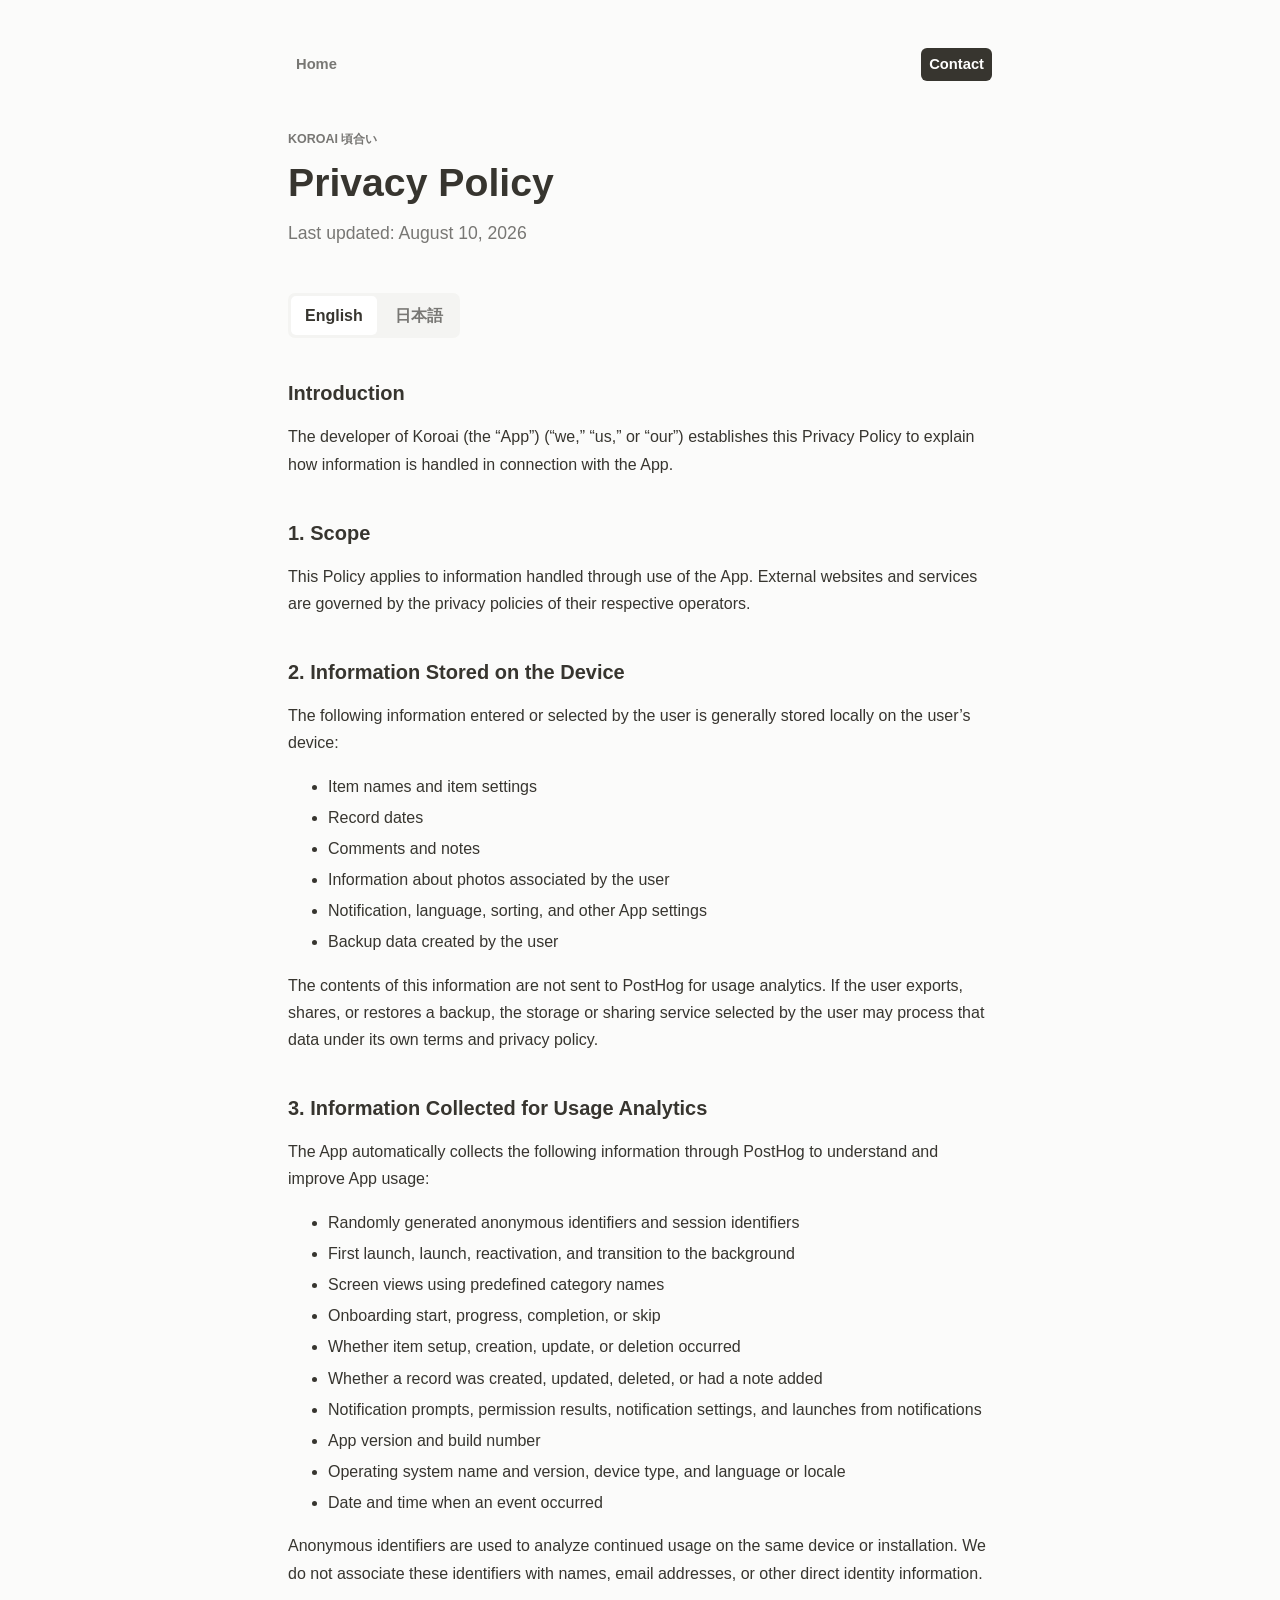
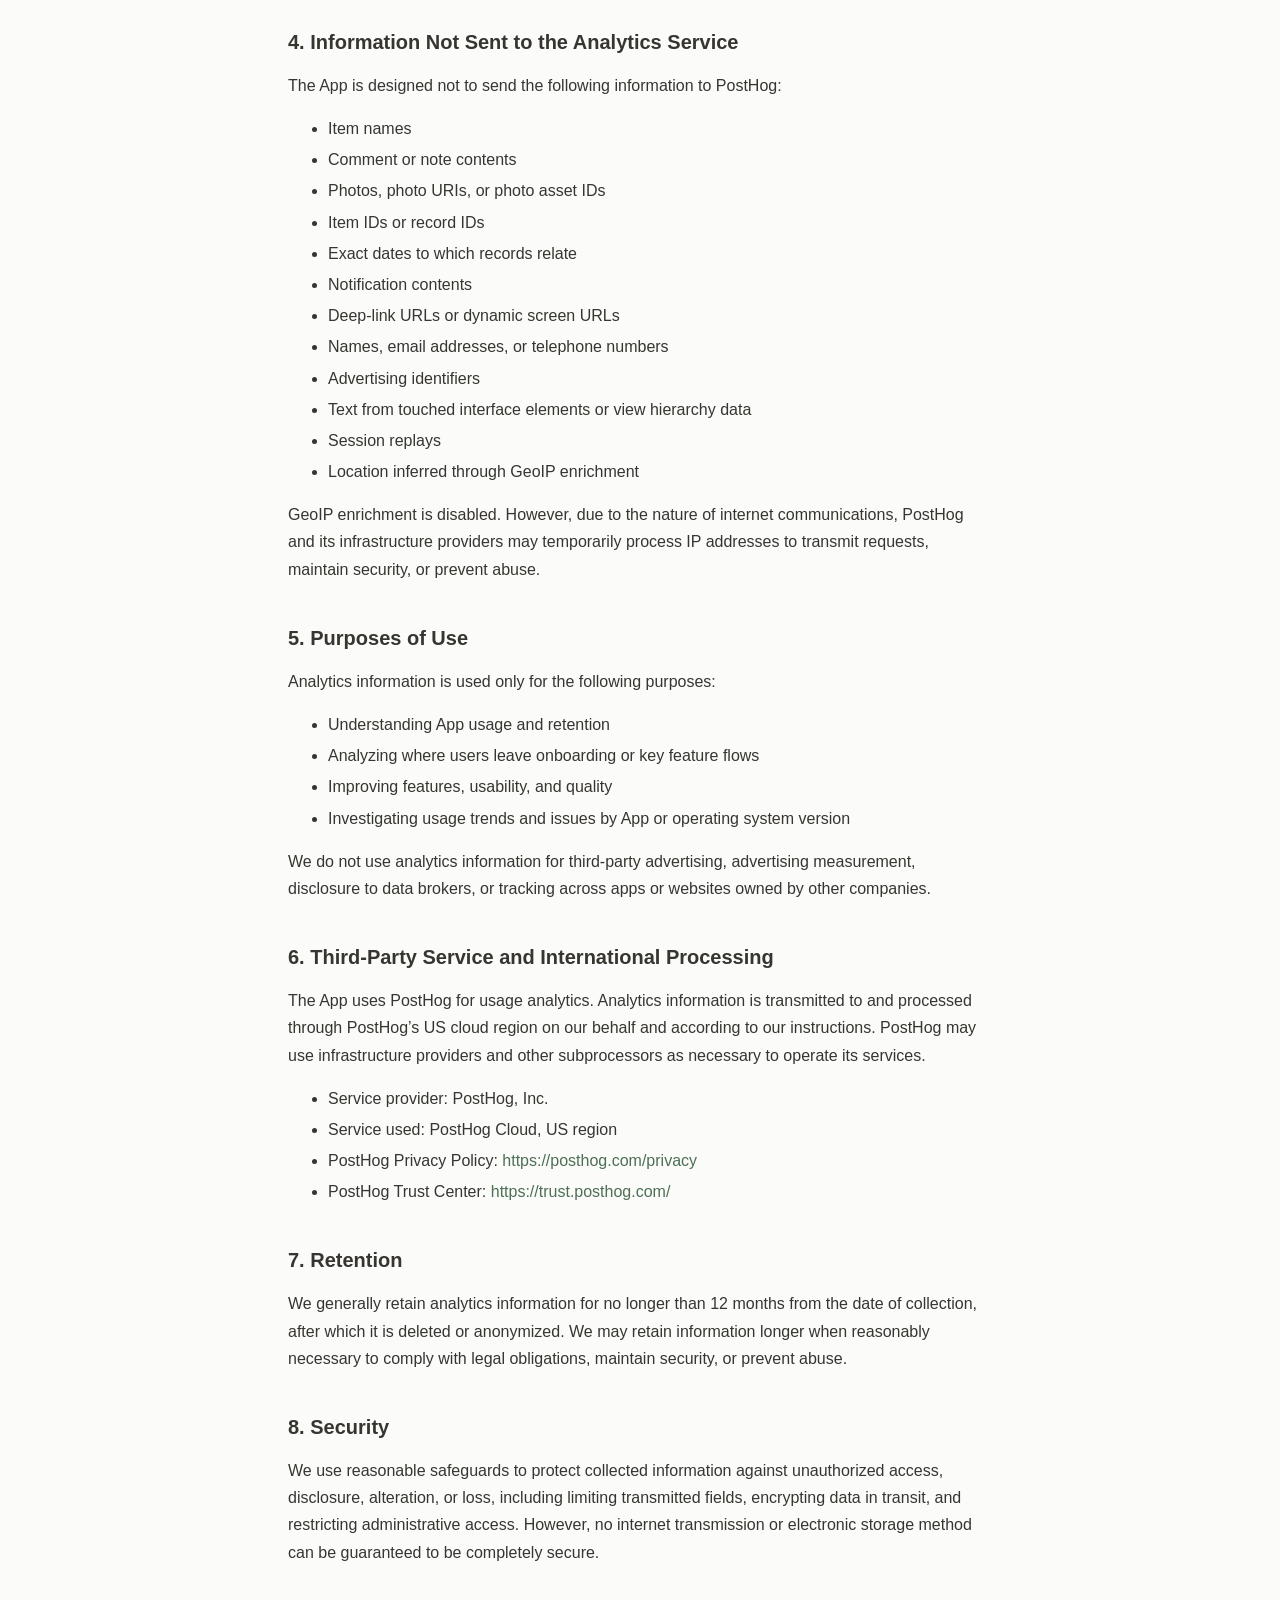
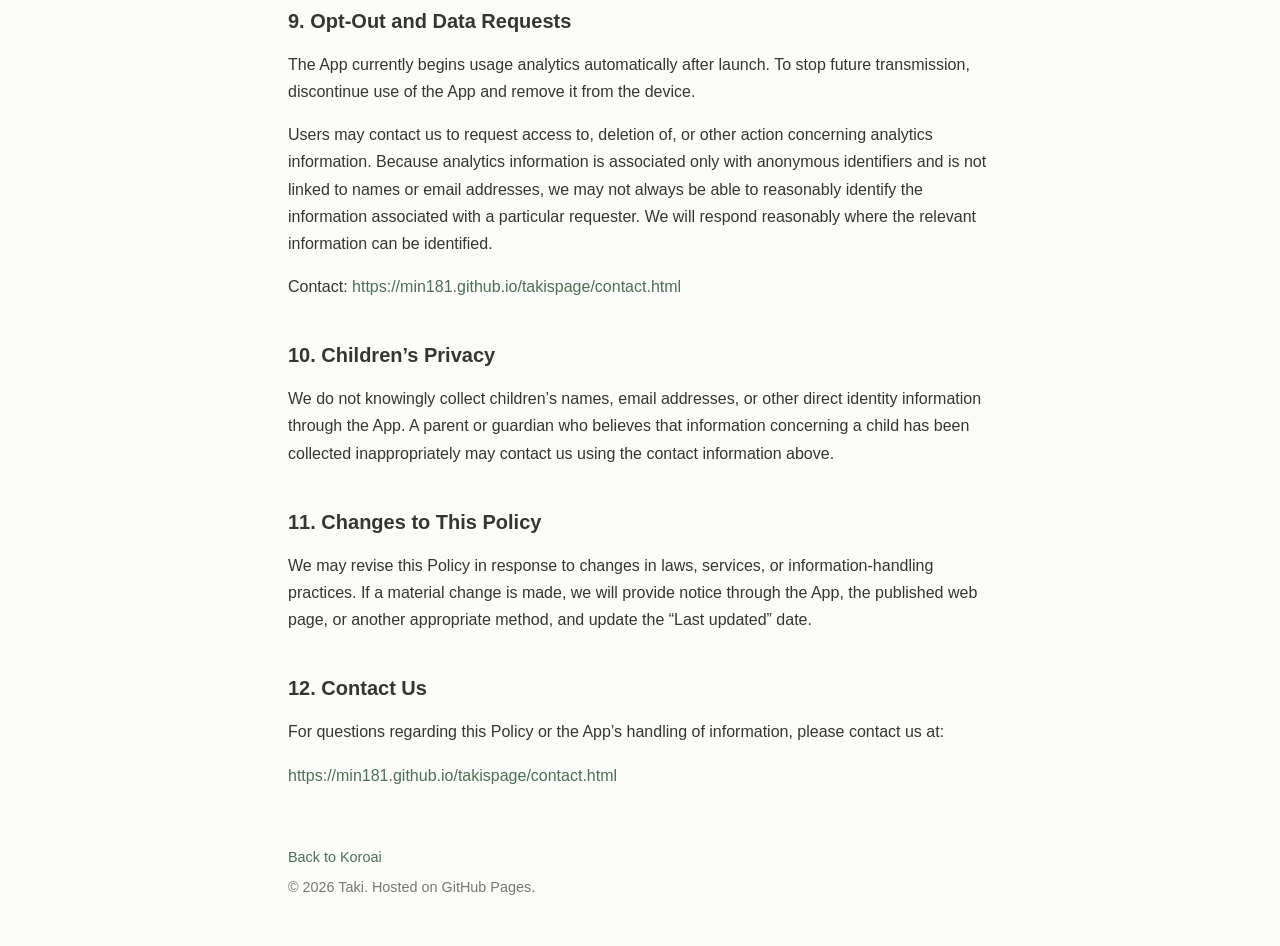
<file: koroai-privacy.html>
<!DOCTYPE html>
<html lang="en">
<head>
    <meta charset="UTF-8">
    <meta name="viewport" content="width=device-width, initial-scale=1.0">
    <title>Privacy Policy for Koroai</title>
    <link rel="stylesheet" href="style.css">
</head>
<body>

<div class="container">
    <header class="site-header">
        <nav class="nav">
            <a href="index.html" class="nav-brand">Home</a>
            <a href="contact.html" class="nav-contact">Contact</a>
        </nav>
        <div class="hero">
            <p class="eyebrow">Koroai <span lang="ja">頃合い</span></p>
            <h1>Privacy Policy</h1>
            <p class="tagline">Last updated: August 10, 2026</p>
        </div>
    </header>

    <main class="policy">
        <div class="language-switch" aria-label="Language switcher">
            <button class="language-button active" type="button" data-lang-switch="en" aria-pressed="true">English</button>
            <button class="language-button" type="button" data-lang-switch="ja" aria-pressed="false">日本語</button>
        </div>

        <div data-lang-panel="en">
            <section>
                <h2>Introduction</h2>
                <p>The developer of Koroai (the “App”) (“we,” “us,” or “our”) establishes this Privacy Policy to explain how information is handled in connection with the App.</p>
            </section>
            <section>
                <h2>1. Scope</h2>
                <p>This Policy applies to information handled through use of the App. External websites and services are governed by the privacy policies of their respective operators.</p>
            </section>
            <section>
                <h2>2. Information Stored on the Device</h2>
                <p>The following information entered or selected by the user is generally stored locally on the user’s device:</p>
                <ul>
                    <li>Item names and item settings</li>
                    <li>Record dates</li>
                    <li>Comments and notes</li>
                    <li>Information about photos associated by the user</li>
                    <li>Notification, language, sorting, and other App settings</li>
                    <li>Backup data created by the user</li>
                </ul>
                <p>The contents of this information are not sent to PostHog for usage analytics. If the user exports, shares, or restores a backup, the storage or sharing service selected by the user may process that data under its own terms and privacy policy.</p>
            </section>
            <section>
                <h2>3. Information Collected for Usage Analytics</h2>
                <p>The App automatically collects the following information through PostHog to understand and improve App usage:</p>
                <ul>
                    <li>Randomly generated anonymous identifiers and session identifiers</li>
                    <li>First launch, launch, reactivation, and transition to the background</li>
                    <li>Screen views using predefined category names</li>
                    <li>Onboarding start, progress, completion, or skip</li>
                    <li>Whether item setup, creation, update, or deletion occurred</li>
                    <li>Whether a record was created, updated, deleted, or had a note added</li>
                    <li>Notification prompts, permission results, notification settings, and launches from notifications</li>
                    <li>App version and build number</li>
                    <li>Operating system name and version, device type, and language or locale</li>
                    <li>Date and time when an event occurred</li>
                </ul>
                <p>Anonymous identifiers are used to analyze continued usage on the same device or installation. We do not associate these identifiers with names, email addresses, or other direct identity information.</p>
            </section>
            <section>
                <h2>4. Information Not Sent to the Analytics Service</h2>
                <p>The App is designed not to send the following information to PostHog:</p>
                <ul>
                    <li>Item names</li>
                    <li>Comment or note contents</li>
                    <li>Photos, photo URIs, or photo asset IDs</li>
                    <li>Item IDs or record IDs</li>
                    <li>Exact dates to which records relate</li>
                    <li>Notification contents</li>
                    <li>Deep-link URLs or dynamic screen URLs</li>
                    <li>Names, email addresses, or telephone numbers</li>
                    <li>Advertising identifiers</li>
                    <li>Text from touched interface elements or view hierarchy data</li>
                    <li>Session replays</li>
                    <li>Location inferred through GeoIP enrichment</li>
                </ul>
                <p>GeoIP enrichment is disabled. However, due to the nature of internet communications, PostHog and its infrastructure providers may temporarily process IP addresses to transmit requests, maintain security, or prevent abuse.</p>
            </section>
            <section>
                <h2>5. Purposes of Use</h2>
                <p>Analytics information is used only for the following purposes:</p>
                <ul>
                    <li>Understanding App usage and retention</li>
                    <li>Analyzing where users leave onboarding or key feature flows</li>
                    <li>Improving features, usability, and quality</li>
                    <li>Investigating usage trends and issues by App or operating system version</li>
                </ul>
                <p>We do not use analytics information for third-party advertising, advertising measurement, disclosure to data brokers, or tracking across apps or websites owned by other companies.</p>
            </section>
            <section>
                <h2>6. Third-Party Service and International Processing</h2>
                <p>The App uses PostHog for usage analytics. Analytics information is transmitted to and processed through PostHog’s US cloud region on our behalf and according to our instructions. PostHog may use infrastructure providers and other subprocessors as necessary to operate its services.</p>
                <ul>
                    <li>Service provider: PostHog, Inc.</li>
                    <li>Service used: PostHog Cloud, US region</li>
                    <li>PostHog Privacy Policy: <a href="https://posthog.com/privacy">https://posthog.com/privacy</a></li>
                    <li>PostHog Trust Center: <a href="https://trust.posthog.com/">https://trust.posthog.com/</a></li>
                </ul>
            </section>
            <section>
                <h2>7. Retention</h2>
                <p>We generally retain analytics information for no longer than 12 months from the date of collection, after which it is deleted or anonymized. We may retain information longer when reasonably necessary to comply with legal obligations, maintain security, or prevent abuse.</p>
            </section>
            <section>
                <h2>8. Security</h2>
                <p>We use reasonable safeguards to protect collected information against unauthorized access, disclosure, alteration, or loss, including limiting transmitted fields, encrypting data in transit, and restricting administrative access. However, no internet transmission or electronic storage method can be guaranteed to be completely secure.</p>
            </section>
            <section>
                <h2>9. Opt-Out and Data Requests</h2>
                <p>The App currently begins usage analytics automatically after launch. To stop future transmission, discontinue use of the App and remove it from the device.</p>
                <p>Users may contact us to request access to, deletion of, or other action concerning analytics information. Because analytics information is associated only with anonymous identifiers and is not linked to names or email addresses, we may not always be able to reasonably identify the information associated with a particular requester. We will respond reasonably where the relevant information can be identified.</p>
                <p>Contact: <a href="contact.html">https://min181.github.io/takispage/contact.html</a></p>
            </section>
            <section>
                <h2>10. Children’s Privacy</h2>
                <p>We do not knowingly collect children’s names, email addresses, or other direct identity information through the App. A parent or guardian who believes that information concerning a child has been collected inappropriately may contact us using the contact information above.</p>
            </section>
            <section>
                <h2>11. Changes to This Policy</h2>
                <p>We may revise this Policy in response to changes in laws, services, or information-handling practices. If a material change is made, we will provide notice through the App, the published web page, or another appropriate method, and update the “Last updated” date.</p>
            </section>
            <section>
                <h2>12. Contact Us</h2>
                <p>For questions regarding this Policy or the App’s handling of information, please contact us at:</p>
                <p><a href="contact.html">https://min181.github.io/takispage/contact.html</a></p>
            </section>
        </div>

        <div data-lang-panel="ja" lang="ja" hidden>
            <section>
                <h2>はじめに</h2>
                <p>「頃合い」（以下「本アプリ」）の開発者（以下「当方」）は、本アプリにおける利用者情報の取扱いについて、以下のとおりプライバシーポリシーを定めます。</p>
            </section>
            <section>
                <h2>1. 適用範囲</h2>
                <p>本ポリシーは、本アプリの利用に伴って取り扱われる情報に適用されます。外部サイトまたは外部サービスには、それぞれの運営者が定めるプライバシーポリシーが適用されます。</p>
            </section>
            <section>
                <h2>2. 端末内で取り扱う情報</h2>
                <p>本アプリは、利用者が入力または選択した次の情報を、原則として利用者の端末内に保存します。</p>
                <ul>
                    <li>項目名および項目の設定</li>
                    <li>記録日</li>
                    <li>コメントおよびメモ</li>
                    <li>利用者が関連付けた写真の情報</li>
                    <li>通知、言語、並び順その他のアプリ設定</li>
                    <li>利用者が作成したバックアップデータ</li>
                </ul>
                <p>これらの内容は、利用状況分析のためにPostHogへ送信されません。バックアップの書き出し、共有または復元を利用者が実行した場合、利用者が選択した保存先または共有先のサービスが当該データを取り扱うことがあります。</p>
            </section>
            <section>
                <h2>3. 利用状況分析のために収集する情報</h2>
                <p>本アプリは、利用状況の把握および改善のため、PostHogを利用して次の情報を自動的に収集します。</p>
                <ul>
                    <li>ランダムに生成された匿名識別子およびセッション識別子</li>
                    <li>アプリの初回起動、起動、再開およびバックグラウンド移行</li>
                    <li>固定されたカテゴリー名による画面表示履歴</li>
                    <li>オンボーディングの開始、進捗、完了またはスキップ</li>
                    <li>項目の設定開始、作成、更新または削除の有無</li>
                    <li>記録の作成、更新、削除またはメモ追加の有無</li>
                    <li>通知案内、通知許可結果、通知設定および通知からの起動</li>
                    <li>アプリのバージョンおよびビルド番号</li>
                    <li>OS名、OSバージョン、端末種別および言語・ロケール</li>
                    <li>イベントが発生した日時</li>
                </ul>
                <p>匿名識別子は、同一の端末またはインストールにおける継続利用を分析するために使用されます。当方は、この識別子を氏名、メールアドレスその他の直接的な本人情報と関連付けません。</p>
            </section>
            <section>
                <h2>4. 分析サービスへ送信しない情報</h2>
                <p>本アプリは、次の情報をPostHogへ送信しないよう設計しています。</p>
                <ul>
                    <li>項目名</li>
                    <li>コメントまたはメモの本文</li>
                    <li>写真、写真のURIまたは写真アセットID</li>
                    <li>項目IDまたは記録ID</li>
                    <li>記録対象の正確な日付</li>
                    <li>通知本文</li>
                    <li>ディープリンクURLまたは動的な画面URL</li>
                    <li>氏名、メールアドレスまたは電話番号</li>
                    <li>広告識別子</li>
                    <li>タッチした画面要素の文字列または画面階層</li>
                    <li>セッションリプレイ</li>
                    <li>GeoIPによって推定される位置情報</li>
                </ul>
                <p>GeoIPによる位置情報の付与は無効にしています。ただし、インターネット通信の性質上、PostHogおよびそのインフラ提供者が、通信の処理、セキュリティ確保または不正利用防止のためにIPアドレスを一時的に処理する場合があります。</p>
            </section>
            <section>
                <h2>5. 利用目的</h2>
                <p>収集した分析情報は、次の目的にのみ使用します。</p>
                <ul>
                    <li>本アプリの利用状況および継続率の把握</li>
                    <li>オンボーディングや主要機能における離脱地点の分析</li>
                    <li>機能、操作性および品質の改善</li>
                    <li>アプリやOSのバージョンごとの利用傾向および問題の調査</li>
                </ul>
                <p>当方は、収集した分析情報を第三者広告、広告効果測定、データブローカーへの提供、または他社のアプリやウェブサイトを横断した追跡に使用しません。</p>
            </section>
            <section>
                <h2>6. 外部サービスおよび国外での処理</h2>
                <p>本アプリは、利用状況分析のためにPostHogを利用します。分析情報は、PostHogが米国リージョンで提供するクラウドサービスへ送信され、当方の指示に基づいて処理されます。PostHogは、サービスの運営に必要な範囲でインフラ事業者その他の再委託先を利用する場合があります。</p>
                <ul>
                    <li>サービス提供者：PostHog, Inc.</li>
                    <li>利用サービス：PostHog Cloud（USリージョン）</li>
                    <li>PostHog Privacy Policy: <a href="https://posthog.com/privacy">https://posthog.com/privacy</a></li>
                    <li>PostHog Trust Center: <a href="https://trust.posthog.com/">https://trust.posthog.com/</a></li>
                </ul>
            </section>
            <section>
                <h2>7. 保存期間</h2>
                <p>当方は、分析情報を原則として収集日から12か月以内の期間保持し、その後削除または匿名化します。ただし、法令上の義務への対応、セキュリティ確保または不正利用防止のために合理的に必要な場合は、この限りではありません。</p>
            </section>
            <section>
                <h2>8. 安全管理措置</h2>
                <p>当方は、収集する情報への不正アクセス、漏えい、改ざんまたは滅失を防止するため、送信項目の制限、通信の暗号化、アクセス権限の制限その他の合理的な安全管理措置を講じます。ただし、インターネット上の送信または電子的な保存方法の完全な安全性を保証することはできません。</p>
            </section>
            <section>
                <h2>9. 利用停止および削除等の請求</h2>
                <p>本アプリは、現時点では起動後に利用状況分析を自動的に開始します。将来の情報送信を停止したい場合は、本アプリの利用を中止し、端末から削除してください。</p>
                <p>利用者は、当方に対して、分析情報の確認、削除その他の対応を依頼できます。分析情報は匿名識別子で管理されており、氏名やメールアドレスとは関連付けられていないため、対象情報を合理的に特定できない場合があります。当方は、対象を特定できる範囲で合理的に対応します。</p>
                <p>連絡先：<a href="contact.html">https://min181.github.io/takispage/contact.html</a></p>
            </section>
            <section>
                <h2>10. 子どものプライバシー</h2>
                <p>当方は、本アプリを通じて、子どもの氏名、メールアドレスその他の直接的な本人情報を意図的に収集しません。保護者が、子どもに関する情報が不適切に収集されたと考える場合は、上記連絡先までご連絡ください。</p>
            </section>
            <section>
                <h2>11. 本ポリシーの変更</h2>
                <p>当方は、法令、サービス内容または情報の取扱い方法の変更に応じて、本ポリシーを改定することがあります。重要な変更がある場合は、本アプリ内、公開ウェブページその他の適切な方法でお知らせし、最終更新日を変更します。</p>
            </section>
            <section>
                <h2>12. お問い合わせ</h2>
                <p>本ポリシーまたは本アプリにおける情報の取扱いに関するお問い合わせは、以下からご連絡ください。</p>
                <p><a href="contact.html">https://min181.github.io/takispage/contact.html</a></p>
            </section>
        </div>
    </main>

    <footer>
        <p><a href="koroai.html">Back to Koroai</a></p>
        <p>&copy; 2026 Taki. Hosted on GitHub Pages.</p>
    </footer>
</div>

<script>
    const languageButtons = document.querySelectorAll("[data-lang-switch]");
    const languagePanels = document.querySelectorAll("[data-lang-panel]");
    languageButtons.forEach((button) => {
        button.addEventListener("click", () => {
            const selectedLanguage = button.dataset.langSwitch;
            languageButtons.forEach((currentButton) => {
                const isActive = currentButton.dataset.langSwitch === selectedLanguage;
                currentButton.classList.toggle("active", isActive);
                currentButton.setAttribute("aria-pressed", String(isActive));
            });
            languagePanels.forEach((panel) => {
                panel.hidden = panel.dataset.langPanel !== selectedLanguage;
            });
            document.documentElement.lang = selectedLanguage;
        });
    });
</script>

</body>
</html>
</file>
<file: style.css>
:root {
    --primary-color: #37352f;
    --primary-dark: #1f1f1c;
    --bg-color: #fbfbfa;
    --text-color: #37352f;
    --muted-color: #787774;
    --border-color: #e9e9e7;
    --surface-color: #ffffff;
    --soft-surface: #f4f4f2;
    --soft-hover: #ededeb;
    --accent-bg: #eef3ef;
    --accent-text: #4d6f54;
}

* {
    box-sizing: border-box;
}

body {
    font-family: -apple-system, BlinkMacSystemFont, "Segoe UI", Helvetica, Arial, sans-serif, "Apple Color Emoji", "Segoe UI Emoji";
    line-height: 1.7;
    color: var(--text-color);
    background-color: var(--bg-color);
    margin: 0;
    padding: 0;
}

a {
    color: var(--accent-text);
    text-decoration: none;
    text-underline-offset: 3px;
}

a:hover {
    text-decoration: underline;
}

.container {
    max-width: 760px;
    margin: 0 auto;
    padding: 48px 28px 40px;
    background: transparent;
}

.site-header {
    margin-bottom: 44px;
}

.nav {
    display: flex;
    flex-wrap: wrap;
    gap: 8px 10px;
    align-items: center;
    justify-content: flex-end;
    margin-bottom: 48px;
    font-size: 0.92rem;
}

.nav a {
    color: var(--muted-color);
    border-radius: 6px;
    padding: 4px 8px;
}

.nav a:hover {
    background: var(--soft-surface);
    color: var(--text-color);
    text-decoration: none;
}

.nav .nav-contact {
    background: var(--primary-color);
    color: #ffffff;
    font-weight: 650;
}

.nav .nav-contact:hover,
.nav .nav-contact[aria-current="page"] {
    background: var(--primary-dark);
    color: #ffffff;
}

.nav-brand {
    margin-right: auto;
    color: var(--text-color);
    font-weight: 650;
}

.hero {
    max-width: 680px;
}

.hero-title {
    display: flex;
    gap: 18px;
    align-items: center;
    justify-content: flex-start;
}

.hero-copy {
    flex: 0 1 auto;
    min-width: 0;
}

.hero-icon {
    display: block;
    flex: 0 0 auto;
    object-fit: cover;
}

.hero-icon.avatar {
    width: 88px;
    height: 88px;
    border-radius: 50%;
}

.avatar-frame {
    display: block;
    flex: 0 0 auto;
}

.hero-icon.app {
    width: 112px;
    height: 112px;
    border-radius: 24px;
}

.eyebrow {
    color: var(--muted-color);
    font-size: 0.78rem;
    font-weight: 650;
    letter-spacing: 0;
    margin: 0 0 10px;
    text-transform: uppercase;
}

h1 {
    margin: 0;
    font-size: 2.45rem;
    line-height: 1.15;
    letter-spacing: 0;
}

h2 {
    margin: 42px 0 10px;
    font-size: 1.25rem;
    line-height: 1.35;
    letter-spacing: 0;
}

h3 {
    margin: 0 0 8px;
}

.tagline {
    color: var(--muted-color);
    font-size: 1.1rem;
    margin: 14px 0 0;
}

.project-card {
    display: grid;
    grid-template-columns: minmax(0, 1fr) auto;
    gap: 24px;
    align-items: center;
    border-radius: 8px;
    padding: 18px 20px;
    margin-top: 18px;
    background: var(--soft-surface);
}

.project-card h3 {
    font-size: 1.45rem;
    margin: 0 0 8px;
}

.app-name-ja {
    color: var(--muted-color);
    font-size: 0.78em;
    font-weight: 500;
}

.status-label {
    display: inline-flex;
    align-items: center;
    min-height: 40px;
    padding: 8px 14px;
    border-radius: 6px;
    background: var(--accent-bg);
    color: var(--accent-text);
    font-weight: 650;
}

.project-content {
    max-width: 100%;
}

.project-heading {
    display: flex;
    gap: 14px;
    align-items: center;
    justify-content: space-between;
    margin-bottom: 12px;
}

.project-heading .eyebrow {
    margin-bottom: 4px;
}

.app-icon {
    display: block;
    width: 72px;
    height: 72px;
    flex: 0 0 auto;
    border-radius: 16px;
    object-fit: cover;
}

.project-description {
    width: 100%;
    text-align: left;
}

.project-card p:last-child {
    margin-bottom: 0;
}

.button-link {
    display: inline-flex;
    align-items: center;
    justify-content: center;
    min-height: 40px;
    padding: 8px 14px;
    border-radius: 6px;
    border: 0;
    background: var(--primary-color);
    color: #ffffff;
    font-weight: 650;
    text-align: center;
}

.button-link:hover {
    background: var(--primary-dark);
    color: #ffffff;
    text-decoration: none;
}

.button-link.secondary {
    background: var(--soft-surface);
    color: var(--text-color);
}

.button-link.secondary:hover {
    background: var(--soft-hover);
    color: var(--text-color);
}

.feature-list {
    padding-left: 22px;
}

.feature-list li,
.policy li {
    margin: 4px 0;
}

.screenshot-grid {
    display: grid;
    grid-template-columns: repeat(3, minmax(0, 1fr));
    gap: 14px;
    margin-top: 18px;
}

.screenshot-frame {
    overflow: hidden;
    margin: 0;
    border: 1px solid var(--border-color);
    border-radius: 8px;
    background: var(--surface-color);
}

.screenshot-frame img {
    display: block;
    width: 100%;
    aspect-ratio: 9 / 19.5;
    object-fit: cover;
}

.feature-showcase {
    display: grid;
    gap: 12px;
    margin-top: 18px;
}

.feature-item {
    border-radius: 8px;
    padding: 16px 18px;
    background: var(--soft-surface);
}

.feature-item h3 {
    font-size: 1.05rem;
    margin: 0 0 6px;
}

.feature-item p {
    margin: 0;
    color: var(--muted-color);
}

.page-links {
    display: flex;
    flex-wrap: wrap;
    align-items: center;
    gap: 12px;
    margin-top: 12px;
}

.app-store-link {
    display: inline-flex;
    align-items: center;
}

.app-store-link:hover {
    text-decoration: none;
}

.app-store-link img {
    display: block;
    width: 148px;
    height: auto;
}

.language-switch {
    display: inline-flex;
    gap: 4px;
    padding: 3px;
    border-radius: 7px;
    background: var(--soft-surface);
}

.language-button {
    min-height: 36px;
    padding: 6px 14px;
    border: 0;
    border-radius: 5px;
    background: transparent;
    color: var(--muted-color);
    cursor: pointer;
    font: inherit;
    font-weight: 650;
}

.language-button.active {
    background: #ffffff;
    color: var(--text-color);
}

.language-button:focus-visible {
    outline: 2px solid var(--accent-text);
    outline-offset: 2px;
}

.policy h3 {
    color: var(--muted-color);
    font-size: 1rem;
}

.contact-box {
    border-radius: 8px;
    padding: 16px 18px;
    margin-top: 18px;
    background: var(--soft-surface);
}

.muted {
    color: var(--muted-color);
}

iframe {
    border: 0;
    border-radius: 8px;
    background: var(--surface-color);
}

footer {
    margin-top: 56px;
    padding: 0;
    color: var(--muted-color);
    font-size: 0.9rem;
}

footer p {
    margin: 6px 0;
}

@media (max-width: 700px) {
    .container {
        padding: 28px 18px 32px;
    }

    .nav {
        justify-content: flex-start;
        margin-bottom: 36px;
    }

    .nav-brand {
        width: 100%;
        padding-left: 0;
    }

    h1 {
        font-size: 2rem;
    }

    .hero-title {
        gap: 14px;
    }

    .hero-icon.avatar {
        width: 72px;
        height: 72px;
    }

    .avatar-frame {
        width: auto;
        height: auto;
    }

    .hero-icon.app {
        width: 88px;
        height: 88px;
        border-radius: 18px;
    }

    .app-icon {
        width: 56px;
        height: 56px;
        border-radius: 12px;
    }

    .project-card {
        grid-template-columns: 1fr;
        padding: 16px;
    }

    .screenshot-grid {
        display: flex;
        gap: 12px;
        overflow-x: auto;
        margin-right: -18px;
        padding: 0 18px 4px 0;
        scroll-snap-type: x proximity;
    }

    .screenshot-frame {
        flex: 0 0 min(72vw, 260px);
        scroll-snap-align: start;
    }

    .button-link {
        width: 100%;
    }

    .app-store-link {
        width: 100%;
        justify-content: center;
    }

    .language-switch {
        display: flex;
        width: 100%;
    }

    .language-button {
        flex: 1;
    }
}
</file>
